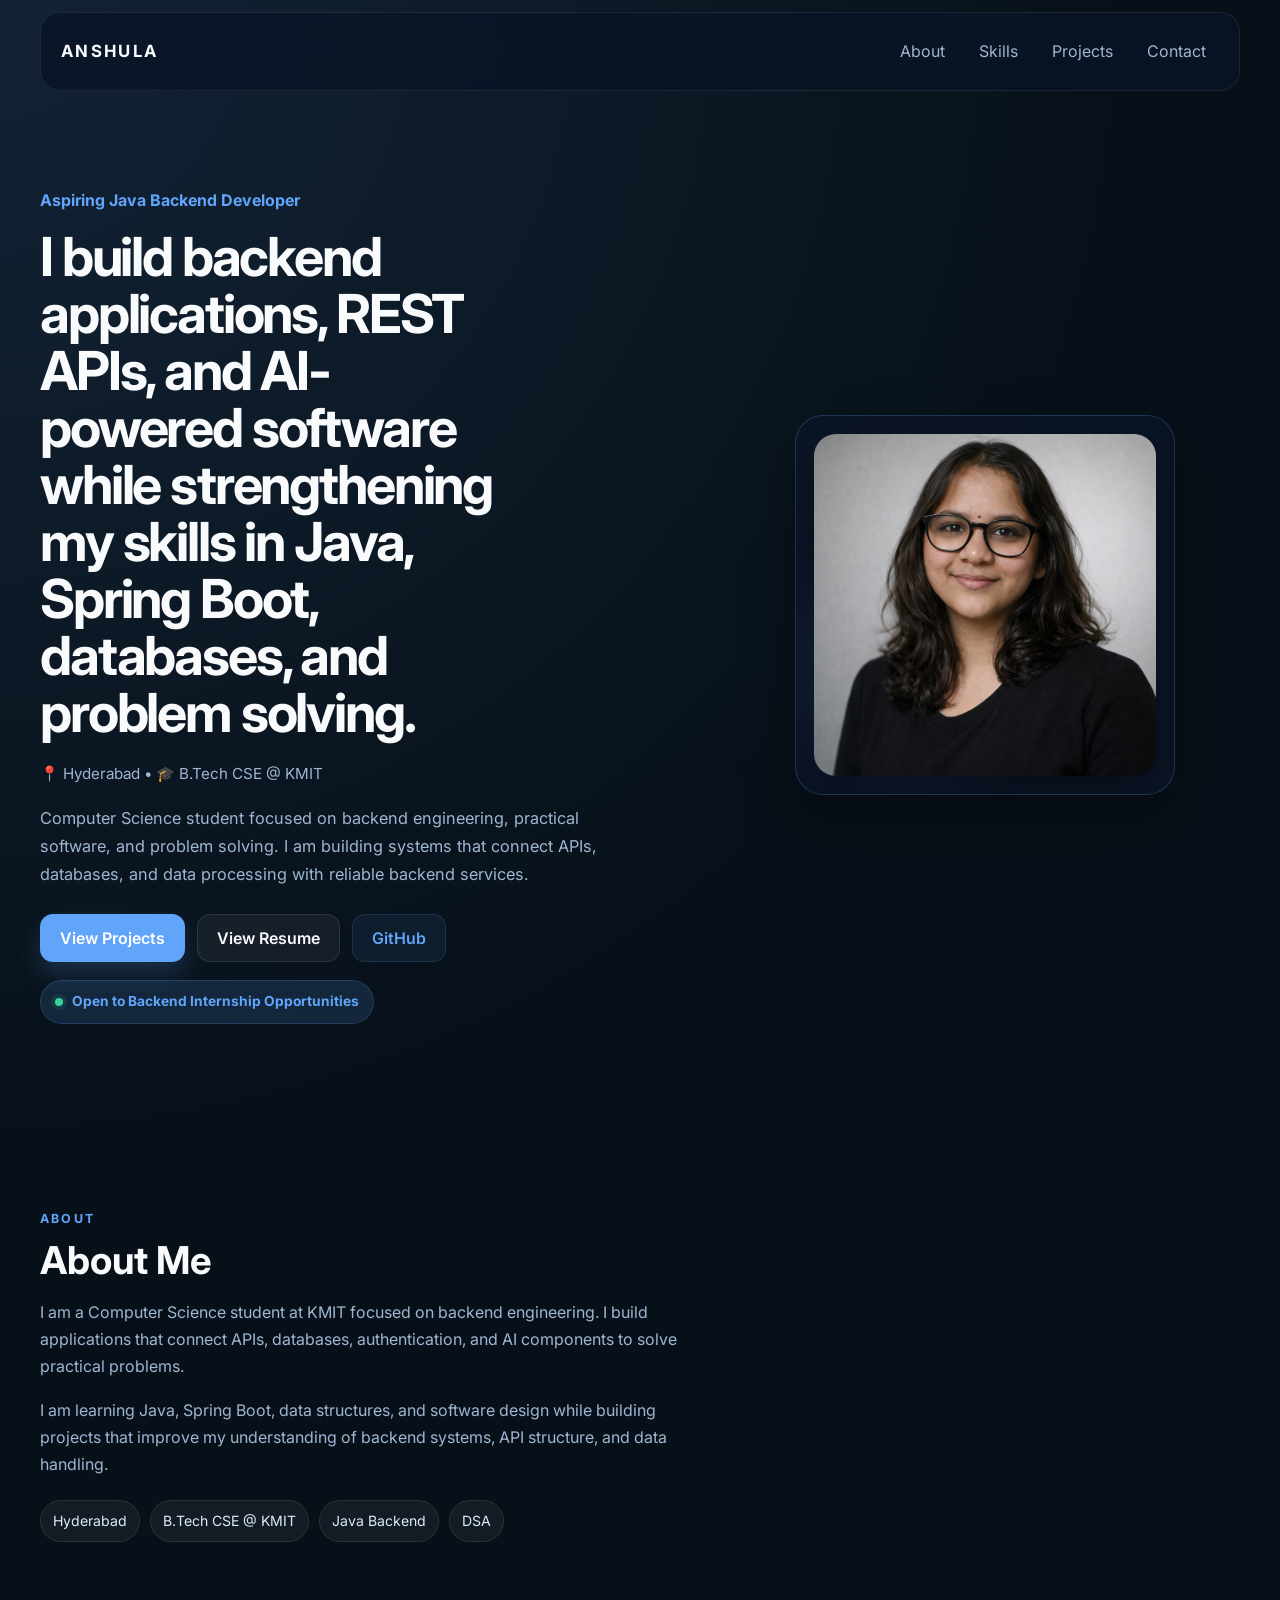
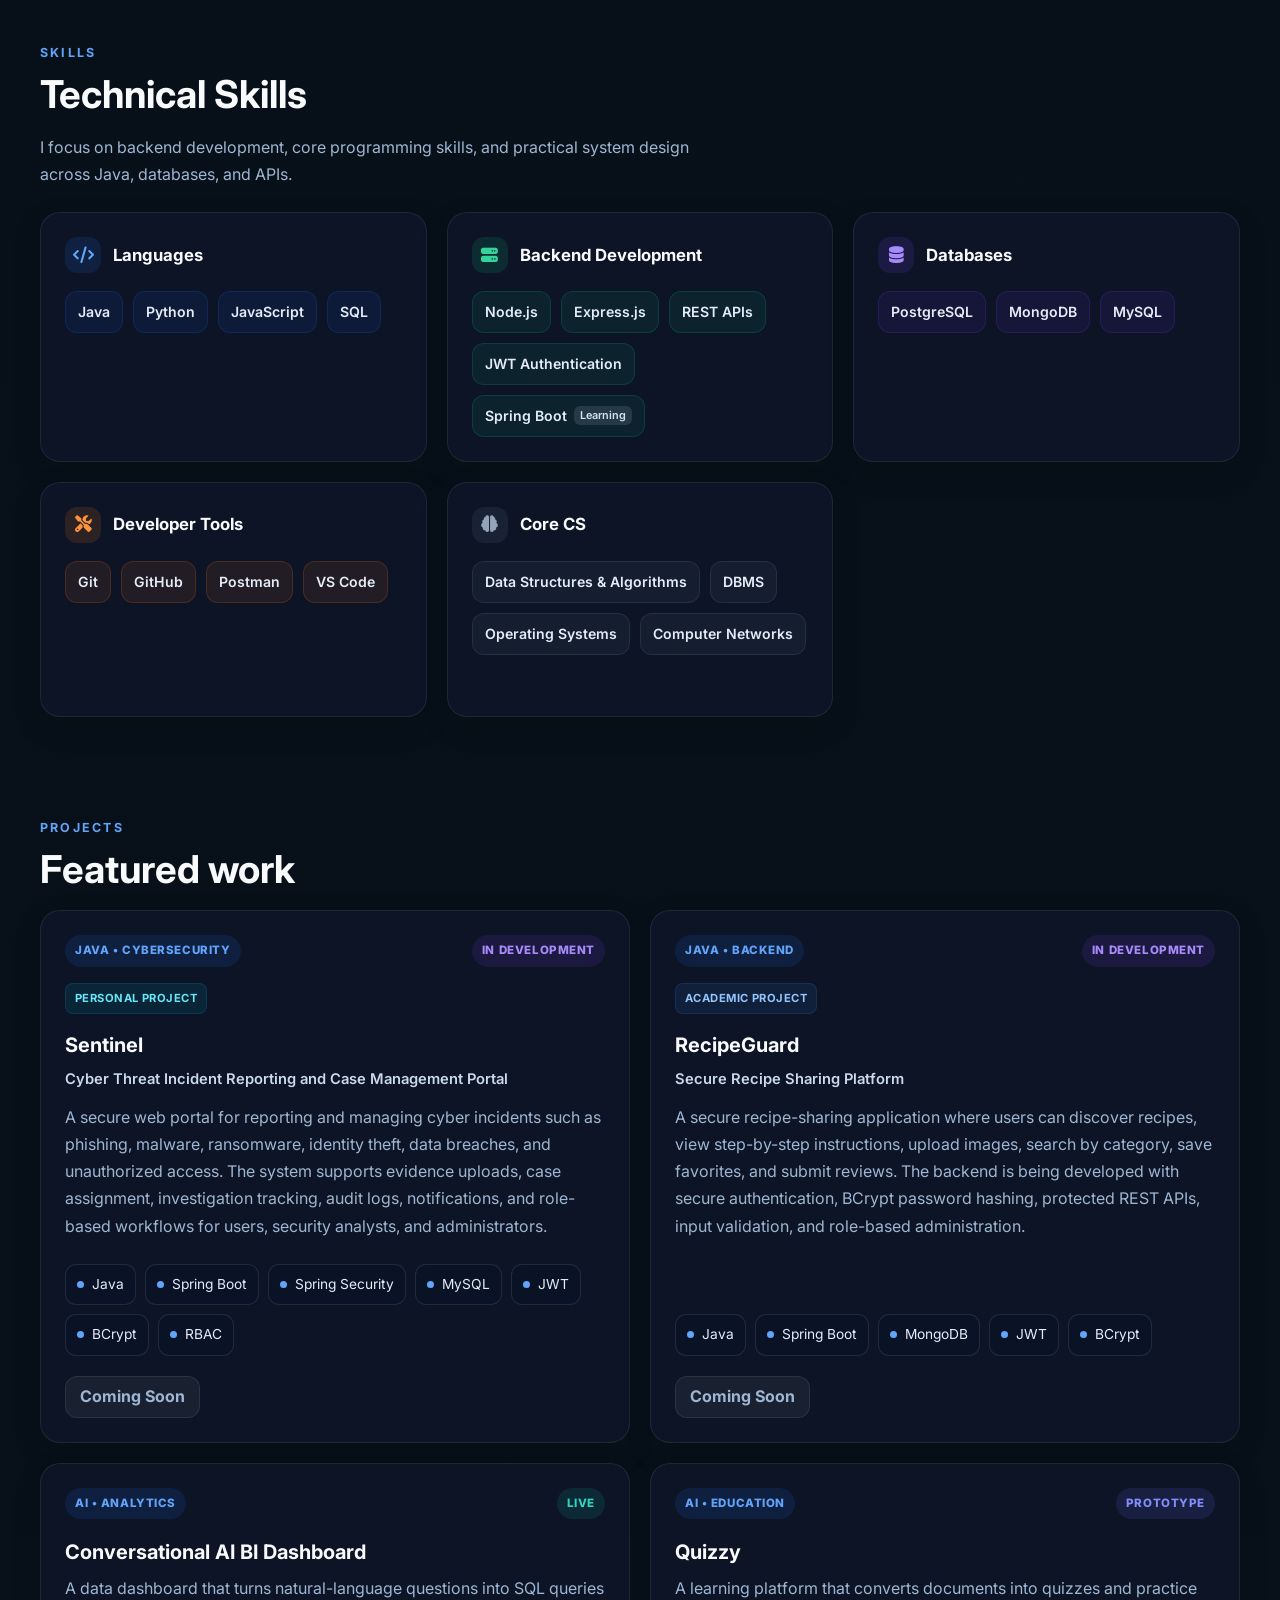
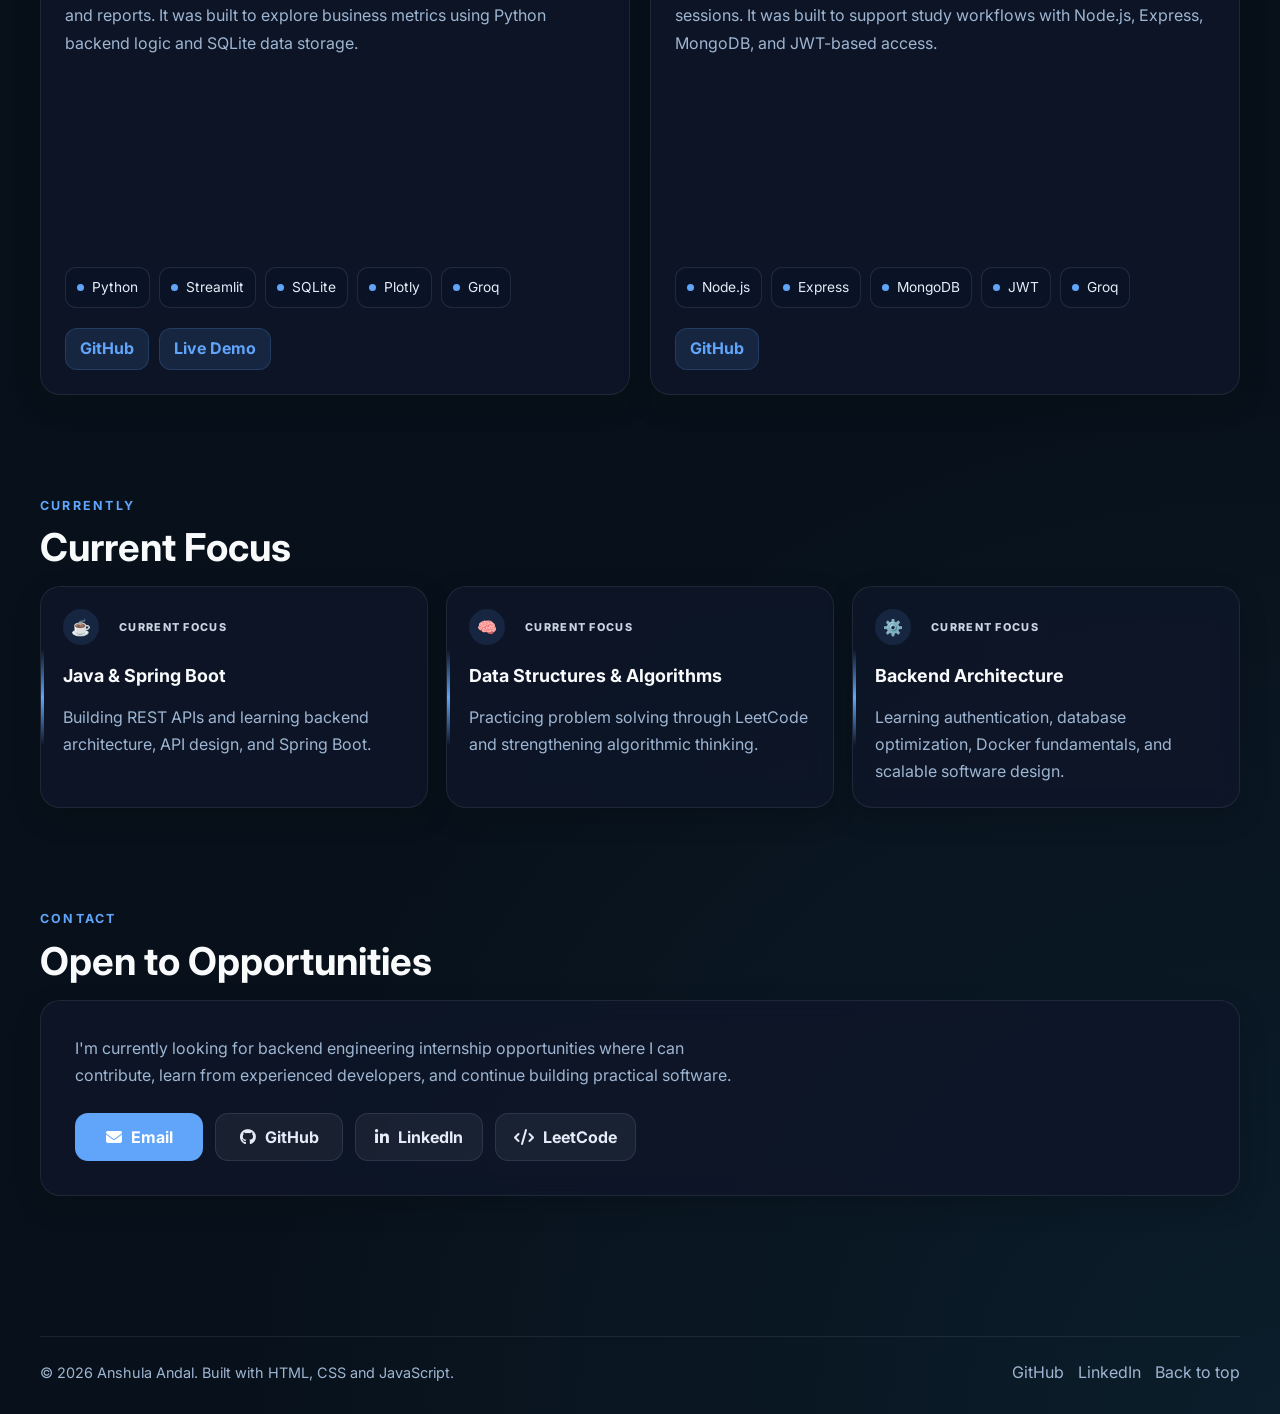
<file: index.html>
﻿<!DOCTYPE html>
<html lang="en">
<head>
    <meta charset="UTF-8">
    <meta name="viewport" content="width=device-width, initial-scale=1.0">
    <title>Anshula | Java Backend Developer</title>
    <meta
        name="description"
        content="Portfolio of Anshula Andal, a Computer Science student seeking Java backend internships. Focused on building backend applications, REST APIs, and scalable software with Java, Spring Boot, and databases."
    >
    <link rel="preconnect" href="https://fonts.googleapis.com">
    <link rel="preconnect" href="https://fonts.gstatic.com" crossorigin>
    <link href="https://fonts.googleapis.com/css2?family=Inter:wght@400;500;600;700;800&display=swap" rel="stylesheet">
    <link rel="stylesheet" href="https://cdnjs.cloudflare.com/ajax/libs/font-awesome/6.4.0/css/all.min.css" integrity="sha512-p7f4yk5XFaEIN9ZYZ2L+PIheMck9odQbLk3p8ypsgI3uG7uduXiO4B7D3hRklxyvBDM6CQkdl6Vpm0H+5cmUfg==" crossorigin="anonymous" referrerpolicy="no-referrer" />
    <link rel="stylesheet" href="style.css">
</head>
<body id="top">
<header>
    <h2 class="logo">Anshula</h2>
    <button id="menu-toggle" class="menu-toggle" type="button" aria-label="Open navigation menu" aria-controls="nav-links" aria-expanded="false"><i class="fa-solid fa-bars" aria-hidden="true"></i><span>Menu</span></button>
    <nav aria-label="Primary navigation" class="nav">
        <div class="nav-links" id="nav-links">
            <a href="#about">About</a>
            <a href="#skills">Skills</a>
            <a href="#projects">Projects</a>
            <a href="#contact">Contact</a>
        </div>
    </nav>
</header>
<main>
    <section class="hero" aria-labelledby="hero-heading">
        <div class="hero-left">
            <p class="hero-intro">Aspiring Java Backend Developer</p>
            <h1 id="hero-heading">I build backend applications, REST APIs, and AI-powered software while strengthening my skills in Java, Spring Boot, databases, and problem solving.</h1>
            <p class="hero-tags">📍 Hyderabad • 🎓 B.Tech CSE @ KMIT</p>
            <p class="hero-description">
                Computer Science student focused on backend engineering, practical software, and problem solving. I am building systems that connect APIs, databases, and data processing with reliable backend services.
            </p>
            <div class="hero-actions">
                <a class="btn btn-primary" href="#projects">View Projects</a>
                <a class="btn btn-secondary" href="AnshulaAndal_InternshalaResume.pdf" target="_blank" rel="noopener noreferrer">View Resume</a>
                <a class="btn btn-link" href="https://github.com/anshula-2006" target="_blank" rel="noopener noreferrer">GitHub</a>
            </div>
            <div class="cta-badge"><span aria-hidden="true"></span>Open to Backend Internship Opportunities</div>
        </div>
        <div class="hero-right">
            <div class="avatar-card" id="avatar">
                <img src="photo.png" class="profile" alt="Professional portrait of Anshula Andal">
            </div>
        </div>
    </section>
    <section id="about">
        <p class="section-label">ABOUT</p>
        <h2>About Me</h2>
        <div class="about-content">
            <p>
                I am a Computer Science student at KMIT focused on backend engineering. I build applications that connect APIs, databases, authentication, and AI components to solve practical problems.
            </p>
            <p>
                I am learning Java, Spring Boot, data structures, and software design while building projects that improve my understanding of backend systems, API structure, and data handling.
            </p>
        </div>
        <div class="about-highlights">
            <span>Hyderabad</span>
            <span>B.Tech CSE @ KMIT</span>
            <span>Java Backend</span>
            <span>DSA</span>
        </div>
    </section>
    <section id="skills">
        <p class="section-label">SKILLS</p>
        <h2>Technical Skills</h2>
        <p class="skills-lead">
            I focus on backend development, core programming skills, and practical system design across Java, databases, and APIs.
        </p>
        <div class="skills-grid">
            <article class="skill-card lang-card">
                <h3><i class="fa-solid fa-code" aria-hidden="true"></i> Languages</h3>
                <div class="skill-list">
                    <span class="lang-badge">Java</span>
                    <span class="lang-badge">Python</span>
                    <span class="lang-badge">JavaScript</span>
                    <span class="lang-badge">SQL</span>
                </div>
            </article>
            <article class="skill-card backend-card">
                <h3><i class="fa-solid fa-server" aria-hidden="true"></i> Backend Development</h3>
                <div class="skill-list">
                    <span class="backend-badge">Node.js</span>
                    <span class="backend-badge">Express.js</span>
                    <span class="backend-badge">REST APIs</span>
                    <span class="backend-badge">JWT Authentication</span>
                    <span class="backend-badge skill-with-status">Spring Boot <small>Learning</small></span>
                </div>
            </article>
            <article class="skill-card db-card">
                <h3><i class="fa-solid fa-database" aria-hidden="true"></i> Databases</h3>
                <div class="skill-list">
                    <span class="db-badge">PostgreSQL</span>
                    <span class="db-badge">MongoDB</span>
                    <span class="db-badge">MySQL</span>
                </div>
            </article>
            <article class="skill-card tools-card">
                <h3><i class="fa-solid fa-screwdriver-wrench" aria-hidden="true"></i> Developer Tools</h3>
                <div class="skill-list">
                    <span class="tools-badge">Git</span>
                    <span class="tools-badge">GitHub</span>
                    <span class="tools-badge">Postman</span>
                    <span class="tools-badge">VS Code</span>
                </div>
            </article>
            <article class="skill-card cs-card">
                <h3><i class="fa-solid fa-brain" aria-hidden="true"></i> Core CS</h3>
                <div class="skill-list">
                    <span class="cs-badge">Data Structures & Algorithms</span>
                    <span class="cs-badge">DBMS</span>
                    <span class="cs-badge">Operating Systems</span>
                    <span class="cs-badge">Computer Networks</span>
                </div>
            </article>
        </div>
    </section>
    <section id="projects">
        <p class="section-label">PROJECTS</p>
        <h2>Featured work</h2>
        <div class="projects-grid">
            <article class="project-card">
                <div>
                    <div class="project-top">
                        <span class="project-badge">Java • Cybersecurity</span>
                        <span class="project-status progress">In Development</span>
                    </div>
                    <span class="project-type personal">Personal Project</span>
                    <h3>Sentinel</h3>
                    <p class="project-subtitle">Cyber Threat Incident Reporting and Case Management Portal</p>
                    <p class="project-description">
                        A secure web portal for reporting and managing cyber incidents such as phishing, malware, ransomware, identity theft, data breaches, and unauthorized access. The system supports evidence uploads, case assignment, investigation tracking, audit logs, notifications, and role-based workflows for users, security analysts, and administrators.
                    </p>
                </div>
                <div>
                    <div class="tech-stack">
                        <span>Java</span>
                        <span>Spring Boot</span>
                        <span>Spring Security</span>
                        <span>MySQL</span>
                        <span>JWT</span>
                        <span>BCrypt</span>
                        <span>RBAC</span>
                    </div>
                    <div class="project-links">
                        <span class="coming-soon">Coming Soon</span>
                    </div>
                </div>
            </article>
            <article class="project-card">
                <div>
                    <div class="project-top">
                        <span class="project-badge">Java • Backend</span>
                        <span class="project-status progress">In Development</span>
                    </div>
                    <span class="project-type academic">Academic Project</span>
                    <h3>RecipeGuard</h3>
                    <p class="project-subtitle">Secure Recipe Sharing Platform</p>
                    <p class="project-description">
                        A secure recipe-sharing application where users can discover recipes, view step-by-step instructions, upload images, search by category, save favorites, and submit reviews. The backend is being developed with secure authentication, BCrypt password hashing, protected REST APIs, input validation, and role-based administration.
                    </p>
                </div>
                <div>
                    <div class="tech-stack">
                        <span>Java</span>
                        <span>Spring Boot</span>
                        <span>MongoDB</span>
                        <span>JWT</span>
                        <span>BCrypt</span>
                    </div>
                    <div class="project-links">
                        <span class="coming-soon">Coming Soon</span>
                    </div>
                </div>
            </article>
            <article class="project-card">
                <div>
                    <div class="project-top">
                        <span class="project-badge">AI • Analytics</span>
                        <span class="project-status live">Live</span>
                    </div>
                    <h3>Conversational AI BI Dashboard</h3>
                    <p class="project-description">
                        A data dashboard that turns natural-language questions into SQL queries and reports. It was built to explore business metrics using Python backend logic and SQLite data storage.
                    </p>
                </div>
                <div>
                    <div class="tech-stack">
                        <span>Python</span>
                        <span>Streamlit</span>
                        <span>SQLite</span>
                        <span>Plotly</span>
                        <span>Groq</span>
                    </div>
                    <div class="project-links">
                        <a href="https://github.com/anshula-2006/conversational-ai-bi-dashboard" target="_blank" rel="noopener noreferrer">GitHub</a>
                        <a href="https://ai-bi-dashboard.streamlit.app" target="_blank" rel="noopener noreferrer">Live Demo</a>
                    </div>
                </div>
            </article>
            <article class="project-card">
                <div>
                    <div class="project-top">
                        <span class="project-badge">AI • Education</span>
                        <span class="project-status prototype">Prototype</span>
                    </div>
                    <h3>Quizzy</h3>
                    <p class="project-description">
                        A learning platform that converts documents into quizzes and practice sessions. It was built to support study workflows with Node.js, Express, MongoDB, and JWT-based access.
                    </p>
                </div>
                <div>
                    <div class="tech-stack">
                        <span>Node.js</span>
                        <span>Express</span>
                        <span>MongoDB</span>
                        <span>JWT</span>
                        <span>Groq</span>
                    </div>
                    <div class="project-links">
                        <a href="https://github.com/anshula-2006/quizzy" target="_blank" rel="noopener noreferrer">GitHub</a>
                    </div>
                </div>
            </article>
        </div>
    </section>
    <section id="journey">
        <p class="section-label">CURRENTLY</p>
        <h2>Current Focus</h2>
        <div class="journey-grid">
            <article class="journey-card">
                <div class="journey-top">
                    <span class="journey-icon">☕</span>
                    <span class="journey-tag">Current Focus</span>
                </div>
                <h3>Java &amp; Spring Boot</h3>
                <p>
                    Building REST APIs and learning backend architecture, API design, and Spring Boot.
                </p>
            </article>
            <article class="journey-card">
                <div class="journey-top">
                    <span class="journey-icon">🧠</span>
                    <span class="journey-tag">Current Focus</span>
                </div>
                <h3>Data Structures &amp; Algorithms</h3>
                <p>
                    Practicing problem solving through LeetCode and strengthening algorithmic thinking.
                </p>
            </article>
            <article class="journey-card">
                <div class="journey-top">
                    <span class="journey-icon">⚙️</span>
                    <span class="journey-tag">Current Focus</span>
                </div>
                <h3>Backend Architecture</h3>
                <p>
                    Learning authentication, database optimization, Docker fundamentals, and scalable software design.
                </p>
            </article>
        </div>
    </section>
    <section id="contact">
        <p class="section-label">CONTACT</p>
        <h2>Open to Opportunities</h2>
        <div class="contact-card">
            <p class="contact-lead">
                I'm currently looking for backend engineering internship opportunities where I can contribute, learn from experienced developers, and continue building practical software.
            </p>
            <div class="contact-buttons">
                <a class="contact-btn" href="mailto:anshulaandal@gmail.com"><i class="fa-solid fa-envelope" aria-hidden="true"></i>Email</a>
                <a class="contact-btn" href="https://github.com/anshula-2006" target="_blank" rel="noopener noreferrer"><i class="fa-brands fa-github" aria-hidden="true"></i>GitHub</a>
                <a class="contact-btn" href="https://www.linkedin.com/in/anshula-addanki-b73ab537a/" target="_blank" rel="noopener noreferrer"><i class="fa-brands fa-linkedin-in" aria-hidden="true"></i>LinkedIn</a>
                <a class="contact-btn" href="https://leetcode.com/u/Anshula_A/" target="_blank" rel="noopener noreferrer"><i class="fa-solid fa-code" aria-hidden="true"></i>LeetCode</a>
            </div>
        </div>
    </section>
</main>
<footer>
    <div class="footer-inner">
        <p>&copy; <span id="current-year"></span> Anshula Andal. Built with HTML, CSS and JavaScript.</p>
        <div class="footer-links">
            <a href="https://github.com/anshula-2006" target="_blank" rel="noopener noreferrer">GitHub</a>
            <a href="https://www.linkedin.com/in/anshula-addanki-b73ab537a/" target="_blank" rel="noopener noreferrer">LinkedIn</a>
            <a href="#top" class="back-to-top">Back to top</a>
        </div>
    </div>
</footer>
<script src="script.js"></script>
</body>
</html>
</file>
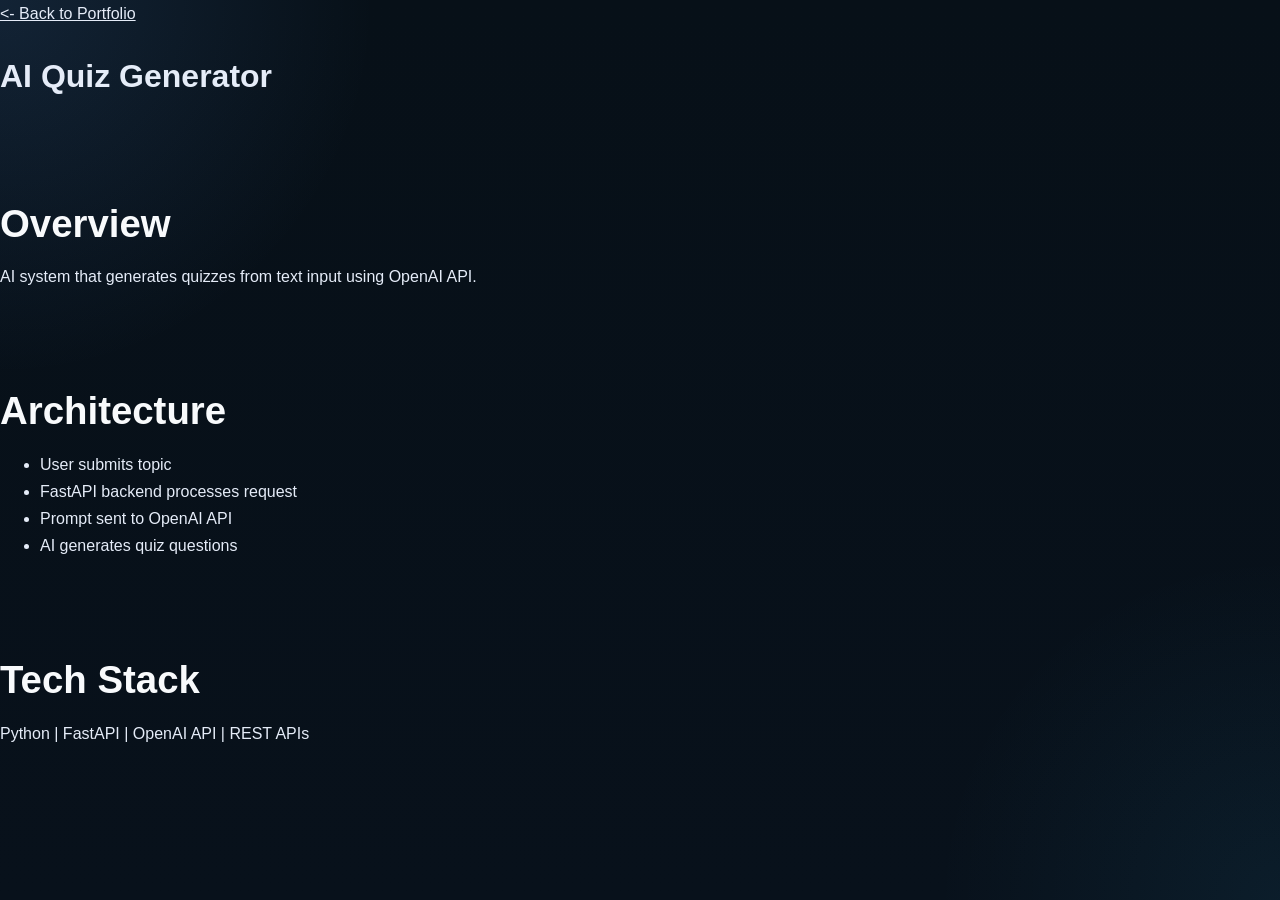
<file: projects/quiz.html>
<!DOCTYPE html>
<html lang="en">
<head>
<meta charset="UTF-8">
<meta name="viewport" content="width=device-width, initial-scale=1.0">
<title>AI Quiz Generator</title>
<link rel="stylesheet" href="../style.css">
</head>
<body>
<a href="../index.html"><- Back to Portfolio</a>
<h1>AI Quiz Generator</h1>

<section>
<h2>Overview</h2>
<p>AI system that generates quizzes from text input using OpenAI API.</p>
</section>

<section>
<h2>Architecture</h2>
<ul>
<li>User submits topic</li>
<li>FastAPI backend processes request</li>
<li>Prompt sent to OpenAI API</li>
<li>AI generates quiz questions</li>
</ul>
</section>

<section>
<h2>Tech Stack</h2>
<p>Python | FastAPI | OpenAI API | REST APIs</p>
</section>
</body>
</html>
</file>
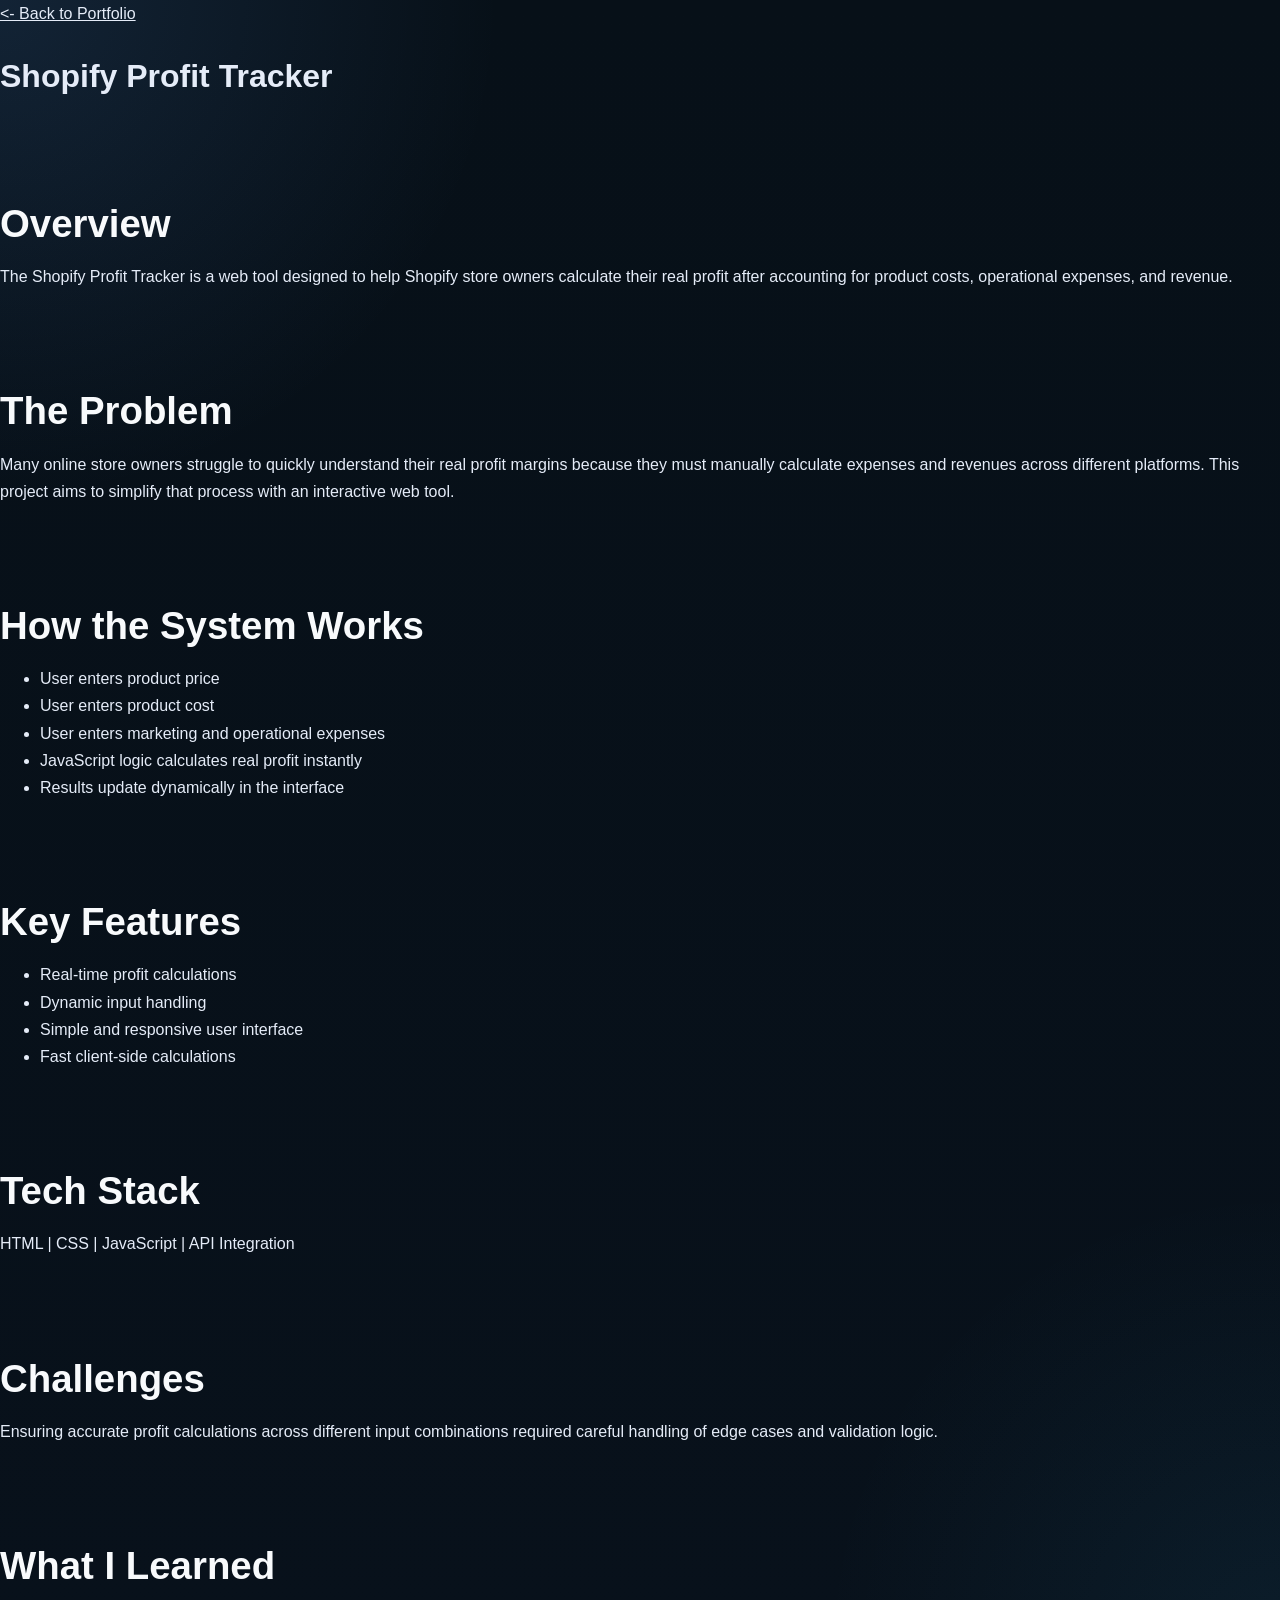
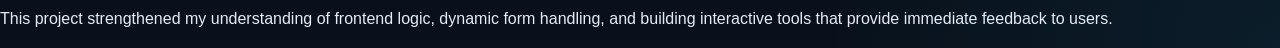
<file: projects/shopify.html>
<!DOCTYPE html>
<html lang="en">
<head>
<meta charset="UTF-8">
<meta name="viewport" content="width=device-width, initial-scale=1.0">
<title>Shopify Profit Tracker | Project Case Study</title>
<link rel="stylesheet" href="../style.css">
</head>
<body>
<a href="../index.html"><- Back to Portfolio</a>
<h1>Shopify Profit Tracker</h1>

<section>
<h2>Overview</h2>
<p>
The Shopify Profit Tracker is a web tool designed to help Shopify
store owners calculate their real profit after accounting for
product costs, operational expenses, and revenue.
</p>
</section>

<section>
<h2>The Problem</h2>
<p>
Many online store owners struggle to quickly understand their real
profit margins because they must manually calculate expenses and
revenues across different platforms. This project aims to simplify
that process with an interactive web tool.
</p>
</section>

<section>
<h2>How the System Works</h2>
<ul>
<li>User enters product price</li>
<li>User enters product cost</li>
<li>User enters marketing and operational expenses</li>
<li>JavaScript logic calculates real profit instantly</li>
<li>Results update dynamically in the interface</li>
</ul>
</section>

<section>
<h2>Key Features</h2>
<ul>
<li>Real-time profit calculations</li>
<li>Dynamic input handling</li>
<li>Simple and responsive user interface</li>
<li>Fast client-side calculations</li>
</ul>
</section>

<section>
<h2>Tech Stack</h2>
<p>HTML | CSS | JavaScript | API Integration</p>
</section>

<section>
<h2>Challenges</h2>
<p>
Ensuring accurate profit calculations across different input
combinations required careful handling of edge cases and
validation logic.
</p>
</section>

<section>
<h2>What I Learned</h2>
<p>
This project strengthened my understanding of frontend logic,
dynamic form handling, and building interactive tools that
provide immediate feedback to users.
</p>
</section>
</body>
</html>
</file>
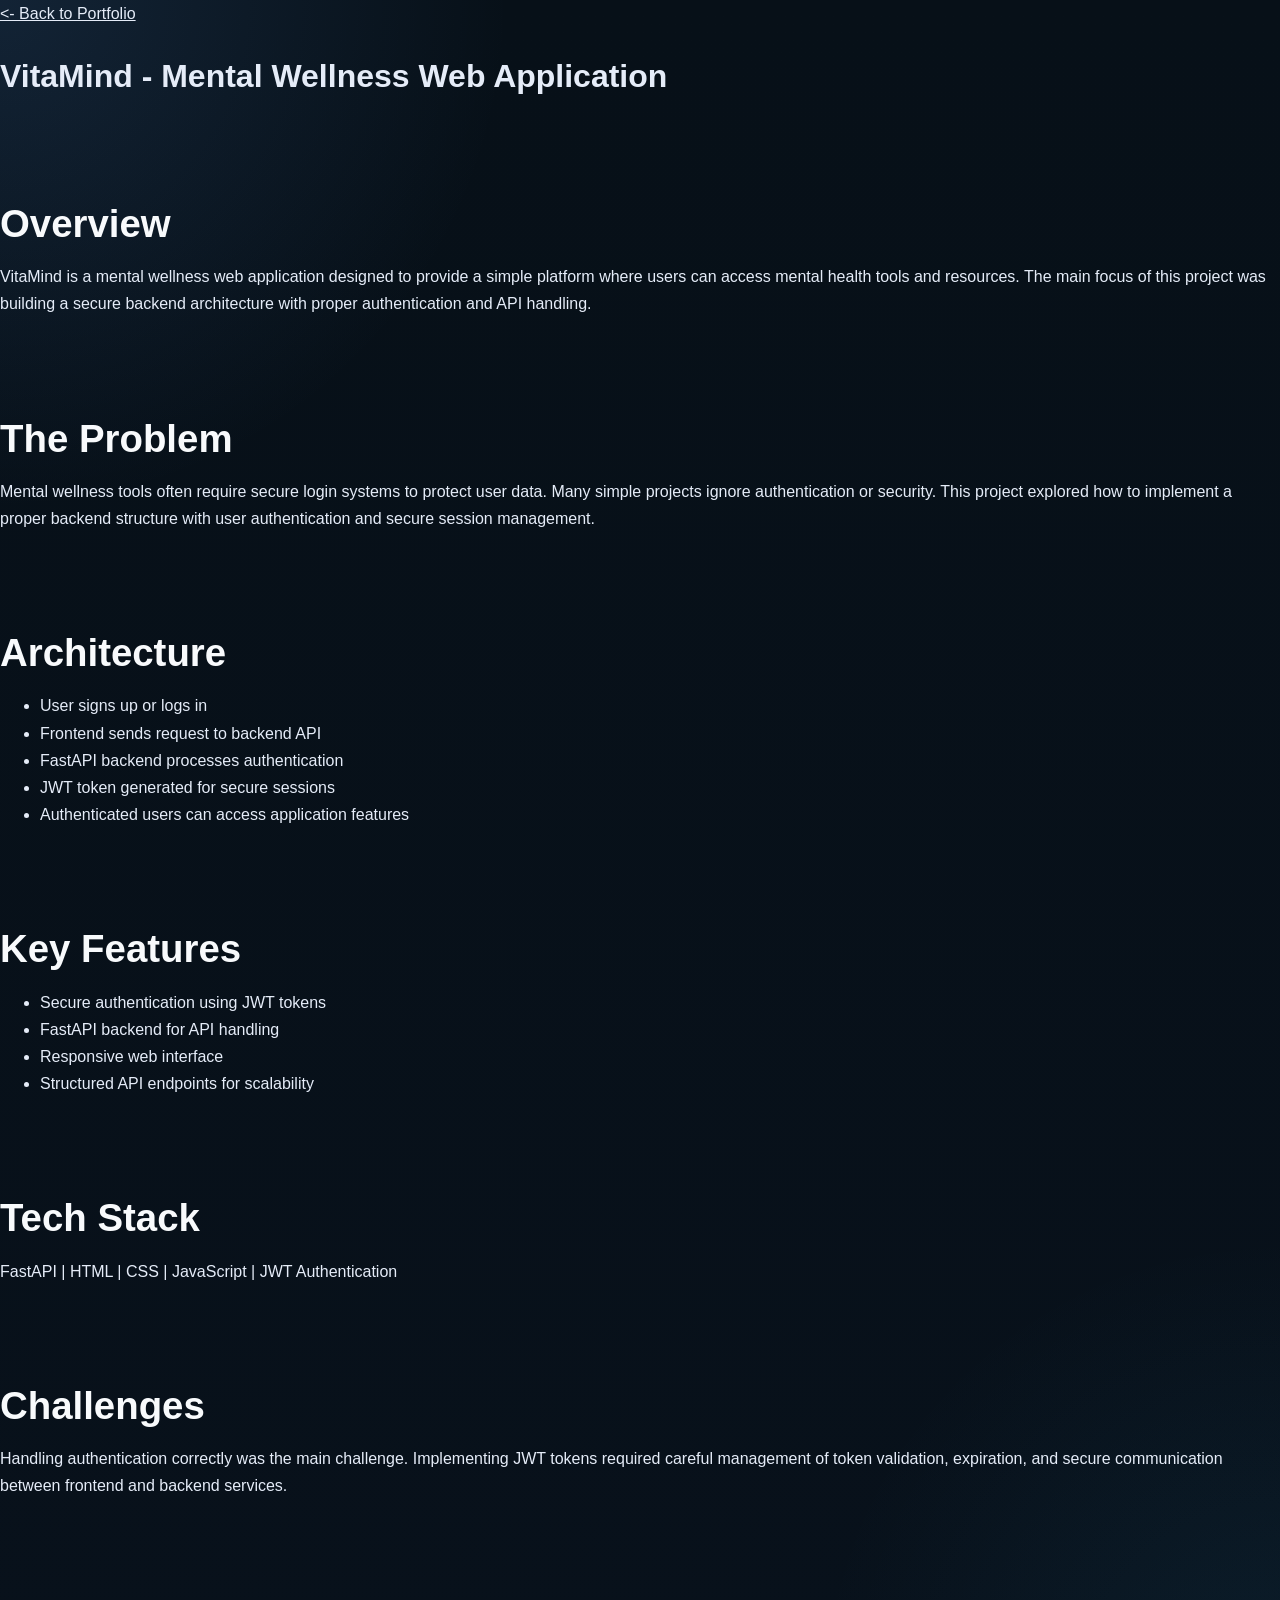
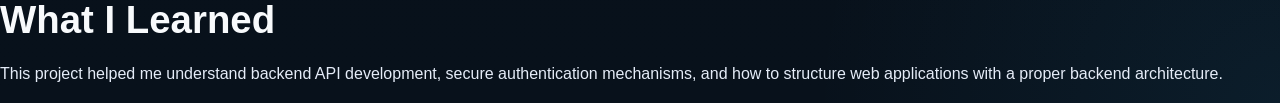
<file: projects/vitamind.html>
<!DOCTYPE html>
<html lang="en">
<head>
<meta charset="UTF-8">
<meta name="viewport" content="width=device-width, initial-scale=1.0">
<title>VitaMind | Project Case Study</title>
<link rel="stylesheet" href="../style.css">
</head>
<body>
<a href="../index.html"><- Back to Portfolio</a>
<h1>VitaMind - Mental Wellness Web Application</h1>

<section>
<h2>Overview</h2>
<p>
VitaMind is a mental wellness web application designed to provide a
simple platform where users can access mental health tools and resources.
The main focus of this project was building a secure backend architecture
with proper authentication and API handling.
</p>
</section>

<section>
<h2>The Problem</h2>
<p>
Mental wellness tools often require secure login systems to protect
user data. Many simple projects ignore authentication or security.
This project explored how to implement a proper backend structure
with user authentication and secure session management.
</p>
</section>

<section>
<h2>Architecture</h2>
<ul>
<li>User signs up or logs in</li>
<li>Frontend sends request to backend API</li>
<li>FastAPI backend processes authentication</li>
<li>JWT token generated for secure sessions</li>
<li>Authenticated users can access application features</li>
</ul>
</section>

<section>
<h2>Key Features</h2>
<ul>
<li>Secure authentication using JWT tokens</li>
<li>FastAPI backend for API handling</li>
<li>Responsive web interface</li>
<li>Structured API endpoints for scalability</li>
</ul>
</section>

<section>
<h2>Tech Stack</h2>
<p>FastAPI | HTML | CSS | JavaScript | JWT Authentication</p>
</section>

<section>
<h2>Challenges</h2>
<p>
Handling authentication correctly was the main challenge. Implementing
JWT tokens required careful management of token validation, expiration,
and secure communication between frontend and backend services.
</p>
</section>

<section>
<h2>What I Learned</h2>
<p>
This project helped me understand backend API development, secure
authentication mechanisms, and how to structure web applications
with a proper backend architecture.
</p>
</section>
</body>
</html>
</file>
<file: style.css>
﻿:root {
  --bg: #071018;
  --surface: rgba(15, 23, 42, 0.78);
  --surface-strong: rgba(10, 20, 38, 0.92);
  --text: #e5ecf8;
  --text-heading: #f8fafc;
  --text-muted: #9fb6d2;
  --accent: #60a5fa;
  --accent-hover: #7ab8ff;
  --accent-soft: rgba(96, 165, 250, 0.14);
  --border: rgba(148, 163, 184, 0.16);
  --border-strong: rgba(148, 163, 184, 0.24);
  --shadow: 0 18px 45px rgba(0, 0, 0, 0.22);
  --shadow-soft: 0 10px 28px rgba(0, 0, 0, 0.17);
  --radius: 20px;
  --radius-sm: 14px;
  --max-width: 1200px;
  --section-space: clamp(64px, 8vw, 100px);
  --transition: 240ms cubic-bezier(0.22, 0.61, 0.36, 1);
}

/* Reset */
*,
*::before,
*::after {
  box-sizing: border-box;
}

html {
  scroll-behavior: smooth;
  scroll-padding-top: 110px;
}

body {
  margin: 0;
  min-height: 100vh;
  overflow-x: hidden;
  font-family: "Inter", "Segoe UI", sans-serif;
  color: var(--text);
  background:
    radial-gradient(circle at top left, rgba(96, 165, 250, 0.13), transparent 24%),
    radial-gradient(circle at bottom right, rgba(56, 189, 248, 0.07), transparent 22%),
    linear-gradient(180deg, #071018 0%, #08111b 100%);
  line-height: 1.7;
}

img {
  display: block;
  max-width: 100%;
  height: auto;
}

a {
  color: inherit;
}

button,
a {
  font: inherit;
}

button {
  cursor: pointer;
}

:focus-visible {
  outline: 3px solid rgba(96, 165, 250, 0.38);
  outline-offset: 4px;
}

/* Shared layout */
main,
.footer-inner {
  width: min(100% - 40px, var(--max-width));
  margin-inline: auto;
}

main {
  padding-block: 24px 40px;
}

section {
  margin-top: var(--section-space);
  scroll-margin-top: 110px;
}

section:first-child {
  margin-top: 0;
}

.section-label {
  margin: 0 0 10px;
  color: var(--accent);
  font-size: 0.78rem;
  font-weight: 700;
  letter-spacing: 0.18em;
  text-transform: uppercase;
}

section h2 {
  margin: 0 0 18px;
  color: var(--text-heading);
  font-size: clamp(2rem, 3vw, 2.7rem);
  line-height: 1.1;
}

/* Navbar */
header {
  position: sticky;
  top: 12px;
  z-index: 50;
  width: min(100% - 40px, var(--max-width));
  margin-inline: auto;
  padding: 16px 20px;
  display: flex;
  align-items: center;
  justify-content: space-between;
  gap: 18px;
  background: rgba(10, 20, 38, 0.78);
  border: 1px solid rgba(255, 255, 255, 0.08);
  border-radius: var(--radius);
  backdrop-filter: blur(16px);
  -webkit-backdrop-filter: blur(16px);
  transition:
    box-shadow var(--transition),
    background var(--transition),
    border-color var(--transition);
}

header.scrolled {
  background: rgba(10, 20, 38, 0.9);
  border-color: var(--border);
  box-shadow: var(--shadow);
}

.logo {
  margin: 0;
  color: var(--text-heading);
  font-size: 1.05rem;
  letter-spacing: 0.14em;
  text-transform: uppercase;
}

.menu-toggle {
  display: none;
  min-height: 44px;
  padding: 0 14px;
  color: var(--text);
  background: rgba(255, 255, 255, 0.06);
  border: 1px solid rgba(255, 255, 255, 0.12);
  border-radius: var(--radius-sm);
}

.nav,
.nav-links {
  display: flex;
  align-items: center;
}

.nav-links {
  gap: 8px;
}

.nav-links a {
  padding: 9px 13px;
  color: var(--text-muted);
  text-decoration: none;
  border-radius: 12px;
  transition:
    color var(--transition),
    background var(--transition),
    transform var(--transition);
}

.nav-links a:hover,
.nav-links a:focus-visible,
.nav-links a.active {
  color: var(--accent);
  background: var(--accent-soft);
}

.nav-links a:hover {
  transform: translateY(-1px);
}

/* Hero */
.hero {
  min-height: calc(100vh - 110px);
  padding-block: clamp(48px, 7vw, 84px);
  display: grid;
  grid-template-columns: minmax(0, 1.08fr) minmax(320px, 0.92fr);
  align-items: center;
  gap: clamp(48px, 7vw, 96px);
}

.hero-left {
  max-width: 680px;
}

.hero-intro {
  margin: 0 0 14px;
  color: var(--accent);
  font-size: 1rem;
  font-weight: 700;
}

.hero h1 {
  margin: 0 0 20px;
  max-width: 13ch;
  color: var(--text-heading);
  font-size: clamp(2.6rem, 4.2vw, 3.75rem);
  line-height: 1.06;
  letter-spacing: -0.04em;
}

.hero-tags {
  margin: 0 0 18px;
  color: var(--text-muted);
  font-size: 0.95rem;
}

.hero-description {
  max-width: 62ch;
  margin: 0 0 26px;
  color: var(--text-muted);
  font-size: 1.02rem;
}

.hero-actions {
  display: flex;
  flex-wrap: wrap;
  gap: 12px;
  margin-bottom: 18px;
}

.btn {
  min-height: 48px;
  padding: 0 19px;
  display: inline-flex;
  align-items: center;
  justify-content: center;
  gap: 9px;
  border: 1px solid transparent;
  border-radius: 13px;
  text-decoration: none;
  font-weight: 600;
  transition:
    transform var(--transition),
    background var(--transition),
    border-color var(--transition),
    color var(--transition),
    box-shadow var(--transition);
}

.btn:hover,
.btn:focus-visible {
  transform: translateY(-2px);
}

.btn-primary {
  color: #fff;
  background: var(--accent);
  box-shadow: 0 12px 26px rgba(96, 165, 250, 0.2);
}

.btn-primary:hover,
.btn-primary:focus-visible {
  background: var(--accent-hover);
  box-shadow: 0 16px 34px rgba(96, 165, 250, 0.25);
}

.btn-secondary {
  color: var(--text-heading);
  background: rgba(255, 255, 255, 0.055);
  border-color: var(--border);
}

.btn-secondary:hover,
.btn-secondary:focus-visible {
  background: rgba(255, 255, 255, 0.1);
  border-color: var(--border-strong);
}

.btn-link {
  color: var(--accent);
  background: rgba(96, 165, 250, 0.08);
  border-color: rgba(96, 165, 250, 0.16);
}

.btn-link:hover,
.btn-link:focus-visible {
  color: #fff;
  background: rgba(96, 165, 250, 0.2);
}

.cta-badge {
  display: inline-flex;
  align-items: center;
  padding: 9px 14px;
  color: var(--accent);
  background: var(--accent-soft);
  border: 1px solid rgba(96, 165, 250, 0.18);
  border-radius: 999px;
  font-size: 0.86rem;
  font-weight: 700;
}

.cta-badge > span {
  width: 8px;
  height: 8px;
  margin-right: 9px;
  background: #34d399;
  border-radius: 50%;
  box-shadow: 0 0 0 4px rgba(52, 211, 153, 0.1);
}

.hero-right {
  display: flex;
  justify-content: center;
  align-items: center;
  padding-top: 0;
}

.avatar-card {
  position: relative;
  width: min(100%, 380px);
  padding: 18px;
  overflow: hidden;
  display: grid;
  place-items: center;
  background: rgba(15, 23, 42, 0.72);
  border: 1px solid rgba(96, 165, 250, 0.22);
  border-radius: 28px;
  box-shadow: 0 24px 56px rgba(0, 0, 0, 0.3);
  backdrop-filter: blur(14px);
  -webkit-backdrop-filter: blur(14px);
}

.avatar-card::before {
  content: "";
  position: absolute;
  inset: auto auto 8% 4%;
  width: 190px;
  aspect-ratio: 1;
  background: rgba(96, 165, 250, 0.14);
  border-radius: 50%;
  filter: blur(36px);
}

.profile {
  position: relative;
  z-index: 1;
  width: 100%;
  border-radius: 22px;
  box-shadow: 0 18px 42px rgba(0, 0, 0, 0.28);
}

/* About */
.about-content {
  max-width: 720px;
}

.about-content p {
  max-width: 68ch;
  margin: 0 0 16px;
  color: var(--text-muted);
}

.about-highlights {
  margin-top: 22px;
  display: flex;
  flex-wrap: wrap;
  gap: 10px;
}

.about-highlights span {
  padding: 8px 12px;
  display: inline-flex;
  align-items: center;
  color: #dbeafe;
  background: rgba(255, 255, 255, 0.05);
  border: 1px solid rgba(255, 255, 255, 0.09);
  border-radius: 999px;
  font-size: 0.88rem;
  transition:
    transform var(--transition),
    background var(--transition),
    border-color var(--transition);
}

.about-highlights span:hover {
  transform: translateY(-2px);
  background: rgba(255, 255, 255, 0.08);
  border-color: var(--border-strong);
}

/* Skills */
.skills-lead {
  max-width: 68ch;
  margin: 0 0 24px;
  color: var(--text-muted);
}

.skills-grid {
  display: grid;
  grid-template-columns: repeat(3, minmax(0, 1fr));
  gap: 20px;
}

.skill-card,
.project-card,
.journey-card,
.contact-card {
  background: var(--surface);
  border: 1px solid rgba(255, 255, 255, 0.08);
  border-radius: var(--radius);
  box-shadow: var(--shadow-soft);
  backdrop-filter: blur(12px);
  -webkit-backdrop-filter: blur(12px);
}

.skill-card {
  min-height: 235px;
  padding: 24px;
  display: flex;
  flex-direction: column;
  transition:
    transform var(--transition),
    box-shadow var(--transition),
    border-color var(--transition);
}

.skill-card:hover,
.skill-card:focus-within,
.project-card:hover,
.project-card:focus-within,
.journey-card:hover,
.journey-card:focus-within {
  transform: translateY(-5px);
  border-color: rgba(96, 165, 250, 0.22);
  box-shadow: 0 24px 50px rgba(0, 0, 0, 0.27);
}

.skill-card h3 {
  margin: 0 0 18px;
  display: flex;
  align-items: center;
  gap: 12px;
  color: var(--text-heading);
  font-size: 1.05rem;
}

.skill-card h3 i {
  width: 36px;
  height: 36px;
  display: inline-flex;
  align-items: center;
  justify-content: center;
  flex: 0 0 auto;
  color: var(--accent);
  background: var(--surface-strong);
  border-radius: 12px;
}

.lang-card h3 i {
  color: #60a5fa;
  background: rgba(37, 99, 235, 0.14);
}

.backend-card h3 i {
  color: #34d399;
  background: rgba(16, 185, 129, 0.14);
}

.db-card h3 i {
  color: #a78bfa;
  background: rgba(124, 58, 237, 0.14);
}

.tools-card h3 i {
  color: #fb923c;
  background: rgba(249, 115, 22, 0.14);
}

.cs-card h3 i {
  color: #94a3b8;
  background: rgba(100, 116, 139, 0.14);
}

.skill-list {
  display: flex;
  flex-wrap: wrap;
  gap: 10px;
}

.skill-list span {
  padding: 8px 12px;
  display: inline-flex;
  align-items: center;
  color: var(--text);
  border: 1px solid transparent;
  border-radius: 12px;
  font-size: 0.88rem;
  font-weight: 600;
}

.skill-list .skill-with-status { gap: 7px; }

.skill-with-status small {
  padding: 2px 6px;
  color: #d8e2ef;
  background: rgba(148, 163, 184, 0.18);
  border-radius: 6px;
  font-size: 0.68rem;
  line-height: 1.4;
}

.lang-card .skill-list span {
  background: rgba(37, 99, 235, 0.09);
  border-color: rgba(37, 99, 235, 0.18);
}

.backend-card .skill-list span {
  background: rgba(16, 185, 129, 0.09);
  border-color: rgba(16, 185, 129, 0.18);
}

.db-card .skill-list span {
  background: rgba(124, 58, 237, 0.09);
  border-color: rgba(124, 58, 237, 0.18);
}

.tools-card .skill-list span {
  background: rgba(249, 115, 22, 0.09);
  border-color: rgba(249, 115, 22, 0.18);
}

.cs-card .skill-list span {
  background: rgba(100, 116, 139, 0.1);
  border-color: rgba(100, 116, 139, 0.2);
}

.learning-badge {
  margin-left: 7px;
  padding: 3px 7px;
  color: #cbd5e1;
  background: rgba(148, 163, 184, 0.16);
  border-radius: 999px;
  font-size: 0.72rem;
  font-weight: 700;
}

/* Projects */
.projects-grid {
  margin-top: 20px;
  display: grid;
  grid-template-columns: repeat(2, minmax(0, 1fr));
  grid-auto-rows: 1fr;
  gap: 20px;
}

.project-card {
  min-height: 380px;
  padding: 24px;
  overflow: hidden;
  display: flex;
  flex-direction: column;
  justify-content: space-between;
  transition:
    transform var(--transition),
    box-shadow var(--transition),
    border-color var(--transition);
}

.project-top {
  margin-bottom: 16px;
  display: flex;
  align-items: flex-start;
  justify-content: space-between;
  gap: 12px;
  flex-wrap: wrap;
}

.project-badge,
.project-status,
.journey-tag {
  padding: 6px 10px;
  display: inline-flex;
  align-items: center;
  border-radius: 999px;
  font-size: 0.72rem;
  font-weight: 800;
  letter-spacing: 0.05em;
  text-transform: uppercase;
}

.project-badge {
  color: #60a5fa;
  background: rgba(37, 99, 235, 0.13);
}

.project-status {
  color: #cbd5e1;
  background: rgba(148, 163, 184, 0.12);
}

.project-status.live {
  color: #2dd4bf;
  background: rgba(20, 184, 166, 0.12);
}

.project-status.prototype {
  color: #818cf8;
  background: rgba(99, 102, 241, 0.13);
}

.project-status.progress {
  color: #a78bfa;
  background: rgba(124, 58, 237, 0.13);
}

.project-card h3 {
  margin: 14px 0 6px;
  color: var(--text-heading);
  font-size: 1.25rem;
}

.project-subtitle {
  margin: 0 0 14px;
  color: #cbd9eb;
  font-size: 0.92rem;
  font-weight: 600;
  line-height: 1.5;
}

.project-type {
  padding: 5px 9px;
  display: inline-flex;
  width: fit-content;
  border: 1px solid transparent;
  border-radius: 8px;
  font-size: 0.7rem;
  font-weight: 700;
  letter-spacing: 0.04em;
  text-transform: uppercase;
}

.project-type.personal {
  color: #67e8f9;
  background: rgba(6, 182, 212, 0.1);
  border-color: rgba(6, 182, 212, 0.16);
}

.project-type.academic {
  color: #93c5fd;
  background: rgba(59, 130, 246, 0.1);
  border-color: rgba(59, 130, 246, 0.16);
}

.project-description {
  max-width: 66ch;
  margin: 0 0 24px;
  color: var(--text-muted);
}

.tech-stack {
  display: flex;
  flex-wrap: wrap;
  gap: 9px;
}

.tech-stack span {
  padding: 8px 11px;
  display: inline-flex;
  align-items: center;
  gap: 8px;
  color: var(--text);
  background: var(--surface-strong);
  border: 1px solid var(--border);
  border-radius: 11px;
  font-size: 0.86rem;
}

.tech-stack span::before {
  content: "";
  width: 7px;
  height: 7px;
  flex: 0 0 auto;
  background: var(--accent);
  border-radius: 50%;
}

.project-links {
  margin-top: 20px;
  display: flex;
  flex-wrap: wrap;
  gap: 10px;
}

.project-links a,
.project-links span {
  min-height: 42px;
  padding: 0 14px;
  display: inline-flex;
  align-items: center;
  justify-content: center;
  gap: 7px;
  border-radius: 12px;
  font-weight: 700;
  text-decoration: none;
}

.project-links a {
  color: var(--accent);
  background: rgba(96, 165, 250, 0.12);
  border: 1px solid rgba(96, 165, 250, 0.18);
  transition:
    transform var(--transition),
    background var(--transition),
    color var(--transition);
}

.project-links a:hover,
.project-links a:focus-visible {
  color: #fff;
  background: var(--accent);
  transform: translateY(-2px);
}

.coming-soon {
  color: var(--text-muted);
  background: rgba(255, 255, 255, 0.055);
  border: 1px solid rgba(255, 255, 255, 0.08);
  cursor: default;
  pointer-events: none;
}

/* Current focus */
.journey-grid {
  display: grid;
  grid-template-columns: repeat(3, minmax(0, 1fr));
  gap: 18px;
}

.journey-card {
  min-height: 220px;
  padding: 22px;
  position: relative;
  display: flex;
  flex-direction: column;
  transition:
    transform var(--transition),
    box-shadow var(--transition),
    border-color var(--transition);
}

.journey-card::after {
  content: "";
  position: absolute;
  inset: 0 auto 0 0;
  width: 3px;
  height: 44%;
  margin-block: auto;
  background: linear-gradient(180deg, transparent, var(--accent), transparent);
  border-radius: 999px;
}

.journey-top {
  margin-bottom: 16px;
  display: flex;
  align-items: center;
  gap: 10px;
}

.journey-icon {
  width: 36px;
  height: 36px;
  display: inline-flex;
  align-items: center;
  justify-content: center;
  flex: 0 0 auto;
  color: var(--accent);
  background: rgba(96, 165, 250, 0.12);
  border-radius: 50%;
}

.journey-tag {
  color: #cbd5e1;
  font-size: 0.68rem;
  letter-spacing: 0.12em;
}

.journey-card h3 {
  margin: 0 0 12px;
  color: var(--text-heading);
  font-size: 1.12rem;
}

.journey-card p {
  margin: 0;
  color: var(--text-muted);
}

/* Contact */
.contact-card {
  padding: clamp(24px, 4vw, 34px);
}

.contact-lead {
  max-width: 68ch;
  margin: 0 0 24px;
  color: var(--text-muted);
}

.contact-buttons {
  display: flex;
  flex-wrap: wrap;
  gap: 12px;
}

.contact-btn {
  min-width: 128px;
  min-height: 48px;
  padding: 0 18px;
  display: inline-flex;
  align-items: center;
  justify-content: center;
  gap: 9px;
  color: var(--text);
  background: rgba(255, 255, 255, 0.055);
  border: 1px solid var(--border);
  border-radius: 13px;
  text-decoration: none;
  font-weight: 700;
  transition:
    transform var(--transition),
    background var(--transition),
    border-color var(--transition);
}

.contact-btn:hover,
.contact-btn:focus-visible {
  transform: translateY(-2px);
  background: rgba(255, 255, 255, 0.1);
  border-color: var(--border-strong);
}

.contact-btn[href^="mailto:"] {
  color: #fff;
  background: var(--accent);
  border-color: transparent;
}

.contact-btn[href^="mailto:"]:hover,
.contact-btn[href^="mailto:"]:focus-visible {
  background: var(--accent-hover);
}

/* Footer */
footer {
  margin-top: var(--section-space);
}

.footer-inner {
  padding-block: 22px 28px;
  display: flex;
  align-items: center;
  justify-content: space-between;
  gap: 16px;
  flex-wrap: wrap;
  border-top: 1px solid rgba(255, 255, 255, 0.08);
}

.footer-inner p {
  margin: 0;
  color: var(--text-muted);
  font-size: 0.9rem;
}

.footer-links {
  display: flex;
  flex-wrap: wrap;
  gap: 14px;
}

.footer-links a {
  color: var(--text-muted);
  text-decoration: none;
  transition: color var(--transition);
}

.footer-links a:hover,
.footer-links a:focus-visible {
  color: var(--accent);
}

/* Tablet */
@media (max-width: 920px) {
  .hero {
    min-height: auto;
    grid-template-columns: 1fr;
    padding-block: 64px 30px;
  }

  .hero-left {
    max-width: 760px;
  }

  .hero h1 {
    max-width: 13ch;
  }

  .hero-right {
    justify-content: flex-start;
    padding-top: 0;
  }

  .avatar-card {
    width: min(100%, 340px);
  }

  .skills-grid {
    grid-template-columns: repeat(2, minmax(0, 1fr));
  }

  .journey-grid {
    grid-template-columns: 1fr;
  }
}

/* Mobile navigation */
@media (max-width: 760px) {
  header {
    padding: 14px 16px;
  }

  .menu-toggle {
    display: inline-flex;
    align-items: center;
  }

  .nav-links {
    display: none;
    position: absolute;
    top: calc(100% + 10px);
    right: 0;
    width: min(250px, calc(100vw - 40px));
    padding: 10px;
    flex-direction: column;
    align-items: stretch;
    background: rgba(8, 19, 35, 0.98);
    border: 1px solid var(--border);
    border-radius: var(--radius-sm);
    box-shadow: var(--shadow);
  }

  .nav-links.open {
    display: flex;
  }

  .nav-links a {
    padding: 12px 14px;
  }

  .projects-grid,
  .skills-grid {
    grid-template-columns: 1fr;
  }
}

/* Small mobile */
@media (max-width: 560px) {
  html {
    scroll-padding-top: 92px;
  }

  main,
  .footer-inner,
  header {
    width: min(100% - 24px, var(--max-width));
  }

  section {
    scroll-margin-top: 92px;
  }

  .hero {
    padding-top: 48px;
  }

  .hero h1 {
    max-width: none;
    font-size: clamp(2.2rem, 10vw, 2.8rem);
  }

  .hero-actions {
    display: grid;
    grid-template-columns: 1fr;
  }

  .btn,
  .contact-btn {
    width: 100%;
  }

  .cta-badge {
    width: 100%;
    justify-content: center;
    text-align: center;
  }

  .avatar-card {
    width: 100%;
    max-width: 330px;
  }

  .skill-card,
  .project-card,
  .journey-card {
    min-height: auto;
    padding: 20px;
  }

  .project-top {
    align-items: center;
  }

  .contact-buttons {
    display: grid;
    grid-template-columns: 1fr;
  }

  .footer-inner {
    align-items: flex-start;
    flex-direction: column;
  }
}

/* Reduced motion */
@media (prefers-reduced-motion: reduce) {
  html {
    scroll-behavior: auto;
  }

  *,
  *::before,
  *::after {
    animation-duration: 0.01ms !important;
    animation-iteration-count: 1 !important;
    transition-duration: 0.01ms !important;
  }
}
</file>
